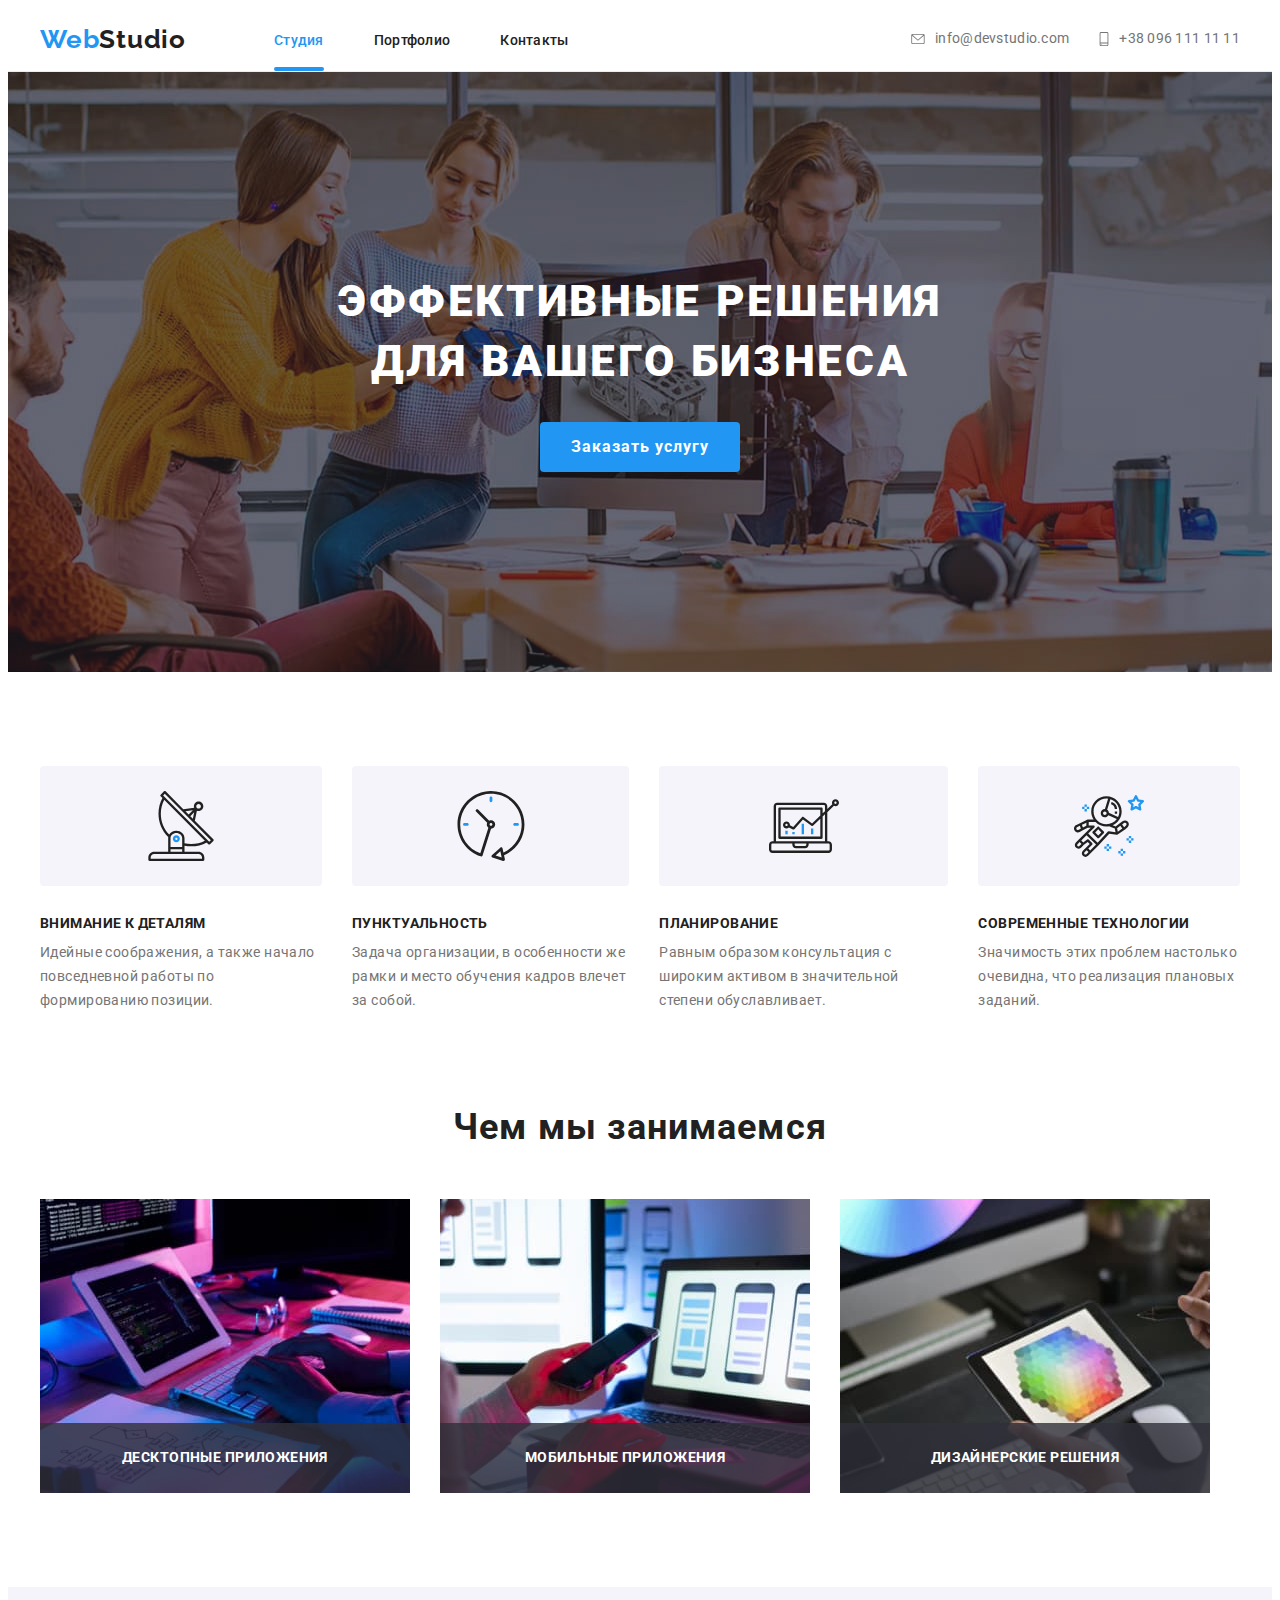
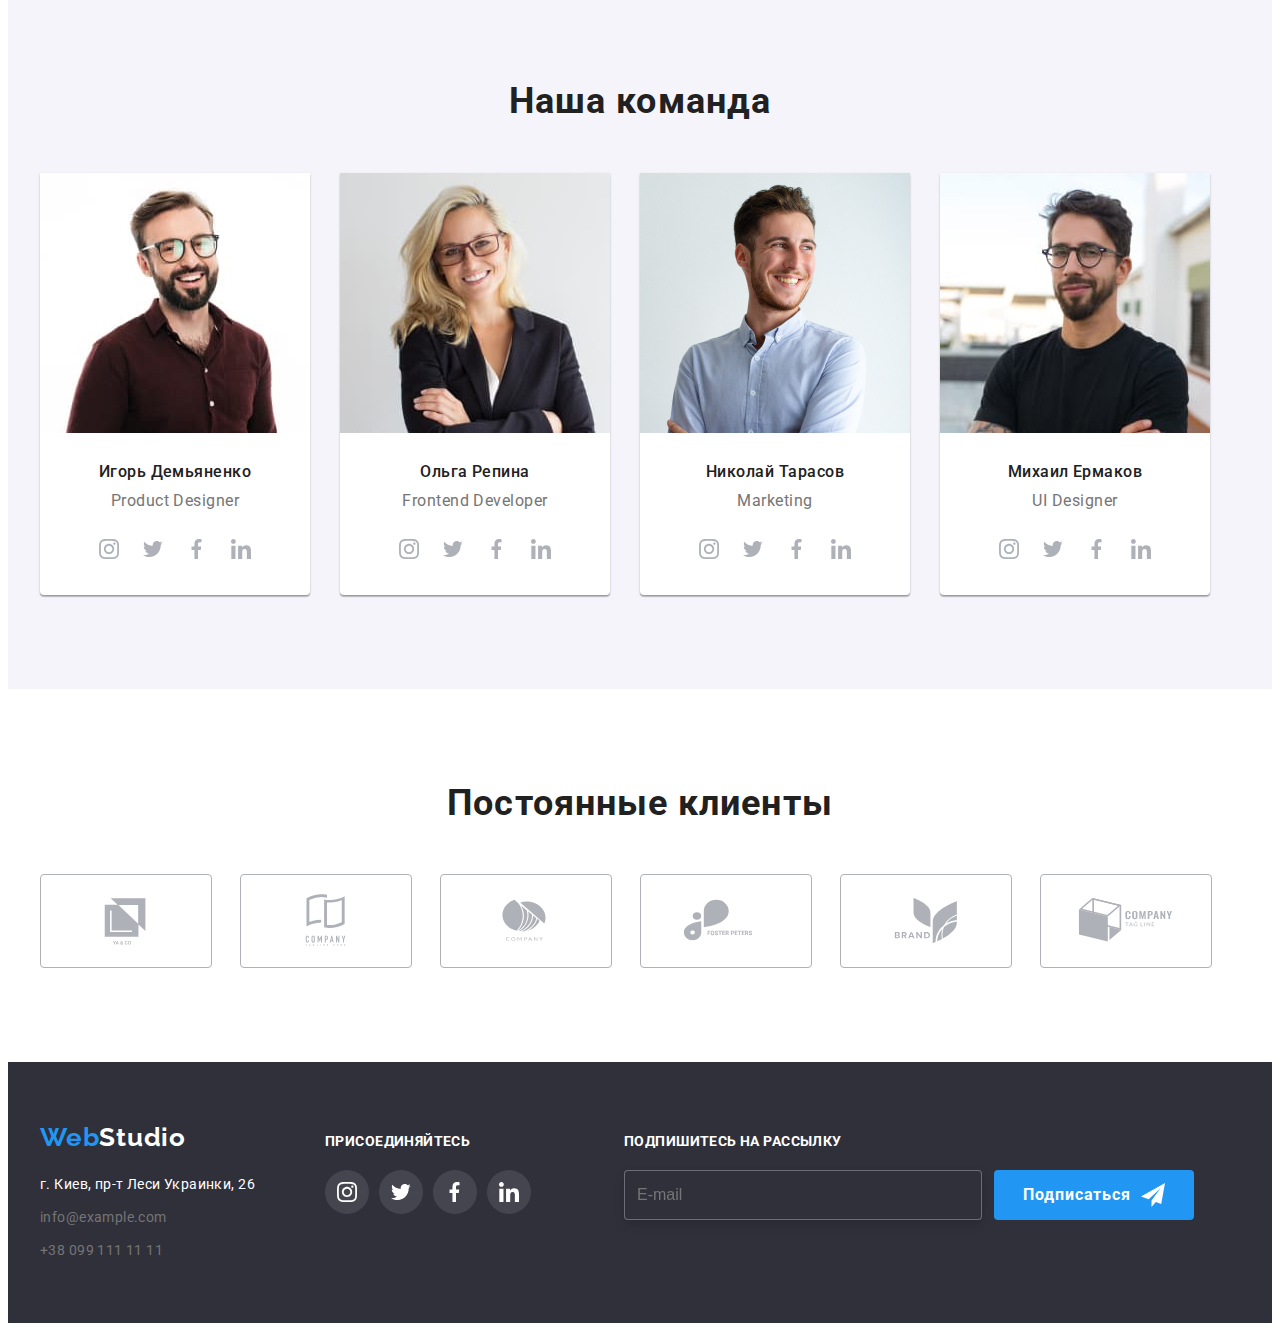
<file: index.html>
<!DOCTYPE html>
<html lang="ru">
  <head>
    <meta charset="UTF-8" />
    <meta http-equiv="X-UA-Compatible" content="IE=edge" />
    <meta name="viewport" content="width=device-width, initial-scale=1.0" />
    <title>Document</title>
    <link rel="preconnect" href="https://fonts.googleapis.com" />
    <link rel="preconnect" href="https://fonts.gstatic.com" crossorigin />
    <link
      href="https://fonts.googleapis.com/css2?family=Raleway:wght@700&family=Roboto:wght@400;500;700;900&display=swap"
      rel="stylesheet"
    />
    <link
      rel="stylesheet"
      href="https://cdnjs.cloudflare.com/ajax/libs/modern-normalize/1.1.0/modern-normalize.min.css"
      integrity="sha512-wpPYUAdjBVSE4KJnH1VR1HeZfpl1ub8YT/NKx4PuQ5NmX2tKuGu6U/JRp5y+Y8XG2tV+wKQpNHVUX03MfMFn9Q=="
      crossorigin="anonymous"
      referrerpolicy="no-referrer"
    />
    <link rel="stylesheet" href="./css/main.min.css" />
    <link rel="shortcut icon" href="#" />
  </head>

  <body class="page">
    <header class="header">
      <div class="container header__container">
        <a class="logo" href="./index.html" lang="en">
          <span class="logo__accent">Web</span>Studio
        </a>
        <nav class="navigation">
          <ul class="nav-list">
            <li class="nav-list__item">
              <a class="nav-list__link nav-list__link--current" href="./index.html">Студия</a>
            </li>
            <li class="nav-list__item">
              <a class="nav-list__link" href="./portfolio.html">Портфолио</a>
            </li>
            <li class="nav-list__item">
              <a class="nav-list__link" href="">Контакты</a>
            </li>
          </ul>
        </nav>
        <ul class="header-contacts">
          <li class="header-contacts__item">
            <a class="header-contacts__link" href="mailto:info@devstudio.com">
              <svg class="header-contacts__icon icon-letter" width="14" height="10">
                <use href="./images/icons.svg#mail"></use>
              </svg>
              info@devstudio.com
            </a>
          </li>
          <li class="header-contacts__item">
            <a class="header-contacts__link" href="tel:+380961111111">
              <svg class="header-contacts__icon icon-phone" width="10" height="14">
                <use href="./images/icons.svg#smartphone"></use>
              </svg>
              +38 096 111 11 11
            </a>
          </li>
        </ul>
        <button type="button" class="mobile-menu-btn" data-menu-open>
          <svg class="mobile-menu-btn__icon" width="40" height="40">
            <use href="./images/icons.svg#burger-menu-icon"></use>
          </svg>
        </button>
      </div>

      <div class="mobile-menu" data-menu>
        <div class="container mobile-menu__container">
          <nav>
            <ul class="nav-list">
              <li class="nav-list__item">
                <a class="nav-list__link nav-list__link--current" href="./index.html">Студия</a>
              </li>
              <li class="nav-list__item">
                <a class="nav-list__link" href="./portfolio.html">Портфолио</a>
              </li>
              <li class="nav-list__item">
                <a class="nav-list__link" href="">Контакты</a>
              </li>
            </ul>
          </nav>

          <ul class="contacts">
            <li class="contacts__item">
              <a class="contacts__link" href="tel:+380961111111"> +38 096 111 11 11 </a>
            </li>
            <li class="contacts__item">
              <a class="contacts__link contacts__link--mail" href="mailto:info@devstudio.com">
                info@devstudio.com
              </a>
            </li>
          </ul>
          <ul class="mobile-social-list">
            <li class="mobile-social-list__item">
              <a class="mobile-social-list__link" href="https://www.instagram.com/" target="_blank"
                >Instagram</a
              >
            </li>
            <li class="mobile-social-list__item">
              <a class="mobile-social-list__link" href="https://twitter.com" target="_blank"
                >Twitter</a
              >
            </li>
            <li class="mobile-social-list__item">
              <a class="mobile-social-list__link" href="https://www.facebook.com" target="_blank"
                >Facebook</a
              >
            </li>
            <li class="mobile-social-list__item">
              <a class="mobile-social-list__link" href="https://www.linkedin.com" target="_blank"
                >LinkedIn</a
              >
            </li>
          </ul>
          <button class="mobile-menu__close-btn" data-menu-close>
            <svg class="mobile-menu__close-icon" width="40" height="40">
              <use href="./images/icons.svg#close_40px"></use>
            </svg>
          </button>
        </div>
      </div>
    </header>

    <main>
      <section class="hero overlay">
        <div class="container">
          <h1 class="hero__tittle">ЭФФЕКТИВНЫЕ РЕШЕНИЯ ДЛЯ ВАШЕГО БИЗНЕСА</h1>
          <button type="button" class="button" data-modal-open>Заказать услугу</button>
        </div>
      </section>

      <section class="section">
        <div class="container">
          <h2 class="section__tittle visually-hidden">Преимущества компании</h2>
          <ul class="advantages">
            <li class="advantages__item">
              <div class="advantages__icon-box">
                <svg width="70" height="70">
                  <use href="./images/icons.svg#antenna"></use>
                </svg>
              </div>
              <h3 class="secondary-tittle">Внимание к деталям</h3>
              <p class="advantages__text">
                Идейные соображения, а также начало повседневной работы по формированию позиции.
              </p>
            </li>
            <li class="advantages__item">
              <div class="advantages__icon-box">
                <svg width="70" height="70">
                  <use href="./images/icons.svg#clock"></use>
                </svg>
              </div>
              <h3 class="secondary-tittle">Пунктуальность</h3>
              <p class="advantages__text">
                Задача организации, в особенности же рамки и место обучения кадров влечет за собой.
              </p>
            </li>
            <li class="advantages__item">
              <div class="advantages__icon-box">
                <svg width="70" height="70">
                  <use href="./images/icons.svg#laptop"></use>
                </svg>
              </div>
              <h3 class="secondary-tittle">Планирование</h3>
              <p class="advantages__text">
                Равным образом консультация с широким активом в значительной степени обуславливает.
              </p>
            </li>
            <li class="advantages__item">
              <div class="advantages__icon-box">
                <svg width="70" height="70">
                  <use href="./images/icons.svg#astronaut"></use>
                </svg>
              </div>
              <h3 class="secondary-tittle">Современные технологии</h3>
              <p class="advantages__text">
                Значимость этих проблем настолько очевидна, что реализация плановых заданий.
              </p>
            </li>
          </ul>
        </div>
      </section>

      <section class="section section--no-padding-top">
        <div class="container">
          <h2 class="section__tittle">Чем мы занимаемся</h2>
          <ul class="activity">
            <li class="activity__item">
              <img
                src="./images/img.jpg"
                alt="Набор текста на клавиатуре"
                width="370"
                height="294"
              />
              <div class="activity__wrapper">
                <p class="activity__text">Десктопные приложения</p>
              </div>
            </li>
            <li class="activity__item">
              <img
                src="./images/img2.jpg"
                alt="Набор текста на клавиатуре"
                width="370"
                height="294"
              />
              <div class="activity__wrapper">
                <p class="activity__text">Мобильные приложения</p>
              </div>
            </li>
            <li class="activity__item">
              <img
                src="./images/img3.jpg"
                alt="Набор текста на клавиатуре"
                width="370"
                height="294"
              />
              <div class="activity__wrapper">
                <p class="activity__text">Дизайнерские решения</p>
              </div>
            </li>
          </ul>
        </div>
      </section>

      <section class="section section--other-background">
        <div class="container">
          <h2 class="section__tittle">Наша команда</h2>
          <ul class="team-list">
            <li class="team-list__item">
              <picture>
                <source
                  srcset="./images/desktop-team1.jpg 1x, ./images/desktop-team1@2x.jpg 2x"
                  media="(min-width: 1200px)"
                />
                <source
                  srcset="./images/tablet-team1.jpg 1x, ./images/tablet-team1@2x.jpg 2x"
                  media="(min-width: 768px)"
                />
                <source
                  srcset="./images/mobile-team1.jpg 1x, ./images/mobile-team1@2x.jpg 2x"
                  media="(max-width: 767px)"
                />
                <img src="./images/team1.jpg" alt="Мужчина в очках" />
              </picture>

              <div class="team-card">
                <h3 class="team-card__tittle">Игорь Демьяненко</h3>
                <p class="team-card__text">Product Designer</p>
                <ul class="social-list">
                  <li class="social-list__item">
                    <a class="social-list__link" href="https://www.instagram.com/" target="_blank">
                      <svg class="social-list__icon" width="20" height="20">
                        <use href="./images/icons.svg#instagram"></use>
                      </svg>
                    </a>
                  </li>
                  <li class="social-list__item">
                    <a class="social-list__link" href="https://twitter.com" target="_blank">
                      <svg class="social-list__icon" width="20" height="20">
                        <use href="./images/icons.svg#twitter"></use>
                      </svg>
                    </a>
                  </li>
                  <li class="social-list__item">
                    <a class="social-list__link" href="https://www.facebook.com">
                      <svg class="social-list__icon" width="20" height="20">
                        <use href="./images/icons.svg#facebook"></use>
                      </svg>
                    </a>
                  </li>
                  <li class="social-list__item">
                    <a class="social-list__link" href="https://www.linkedin.com">
                      <svg class="social-list__icon" width="20" height="20">
                        <use href="./images/icons.svg#linkedin"></use>
                      </svg>
                    </a>
                  </li>
                </ul>
              </div>
            </li>
            <li class="team-list__item">
              <picture>
                <source
                  srcset="./images/desktop-team2.jpg 1x, ./images/desktop-team2@2x.jpg 2x"
                  media="(min-width: 1200px)"
                />
                <source
                  srcset="./images/tablet-team2.jpg 1x, ./images/tablet-team2@2x.jpg 2x"
                  media="(min-width: 768px)"
                />
                <source
                  srcset="./images/mobile-team2.jpg 1x, ./images/mobile-team2@2x.jpg 2x"
                  media="(max-width: 767px)"
                />
                <img src="./images/team2.jpg" alt="Женщина в очках" />
              </picture>

              <div class="team-card">
                <h3 class="team-card__tittle">Ольга Репина</h3>
                <p class="team-card__text">Frontend Developer</p>
                <ul class="social-list">
                  <li class="social-list__item">
                    <a class="social-list__link" href="https://www.instagram.com/" target="_blank">
                      <svg class="social-list__icon" width="20" height="20">
                        <use href="./images/icons.svg#instagram"></use>
                      </svg>
                    </a>
                  </li>
                  <li class="social-list__item">
                    <a class="social-list__link" href="https://twitter.com" target="_blank">
                      <svg class="social-list__icon" width="20" height="20">
                        <use href="./images/icons.svg#twitter"></use>
                      </svg>
                    </a>
                  </li>
                  <li class="social-list__item">
                    <a class="social-list__link" href="https://www.facebook.com">
                      <svg class="social-list__icon" width="20" height="20">
                        <use href="./images/icons.svg#facebook"></use>
                      </svg>
                    </a>
                  </li>
                  <li class="social-list__item">
                    <a class="social-list__link" href="https://www.linkedin.com">
                      <svg class="social-list__icon" width="20" height="20">
                        <use href="./images/icons.svg#linkedin"></use>
                      </svg>
                    </a>
                  </li>
                </ul>
              </div>
            </li>
            <li class="team-list__item">
              <picture>
                <source
                  srcset="./images/desktop-team3.jpg 1x, ./images/desktop-team3@2x.jpg 2x"
                  media="(min-width: 1200px)"
                />
                <source
                  srcset="./images/tablet-team3.jpg 1x, ./images/tablet-team3@2x.jpg 2x"
                  media="(min-width: 768px)"
                />
                <source
                  srcset="./images/mobile-team3.jpg 1x, ./images/mobile-team3@2x.jpg 2x"
                  media="(max-width: 767px)"
                />
                <img src="./images/team3.jpg" alt="Мужчина" />
              </picture>

              <div class="team-card">
                <h3 class="team-card__tittle">Николай Тарасов</h3>
                <p class="team-card__text">Marketing</p>
                <ul class="social-list">
                  <li class="social-list__item">
                    <a class="social-list__link" href="https://www.instagram.com/" target="_blank">
                      <svg class="social-list__icon" width="20" height="20">
                        <use href="./images/icons.svg#instagram"></use>
                      </svg>
                    </a>
                  </li>
                  <li class="social-list__item">
                    <a class="social-list__link" href="https://twitter.com" target="_blank">
                      <svg class="social-list__icon" width="20" height="20">
                        <use href="./images/icons.svg#twitter"></use>
                      </svg>
                    </a>
                  </li>
                  <li class="social-list__item">
                    <a class="social-list__link" href="https://www.facebook.com">
                      <svg class="social-list__icon" width="20" height="20">
                        <use href="./images/icons.svg#facebook"></use>
                      </svg>
                    </a>
                  </li>
                  <li class="social-list__item">
                    <a class="social-list__link" href="https://www.linkedin.com">
                      <svg class="social-list__icon" width="20" height="20">
                        <use href="./images/icons.svg#linkedin"></use>
                      </svg>
                    </a>
                  </li>
                </ul>
              </div>
            </li>
            <li class="team-list__item">
              <picture>
                <source
                  srcset="./images/desktop-team4.jpg 1x, ./images/desktop-team4@2x.jpg 2x"
                  media="(min-width: 1200px)"
                />
                <source
                  srcset="./images/tablet-team4.jpg 1x, ./images/tablet-team4@2x.jpg 2x"
                  media="(min-width: 768px)"
                />
                <source
                  srcset="./images/mobile-team4.jpg 1x, ./images/mobile-team4@2x.jpg 2x"
                  media="(max-width: 767px)"
                />
                <img src="./images/team4.jpg" alt="Мужчина в очках" />
              </picture>

              <div class="team-card">
                <h3 class="team-card__tittle">Михаил Ермаков</h3>
                <p class="team-card__text">UI Designer</p>
                <ul class="social-list">
                  <li class="social-list__item">
                    <a class="social-list__link" href="https://www.instagram.com/" target="_blank">
                      <svg class="social-list__icon" width="20" height="20">
                        <use href="./images/icons.svg#instagram"></use>
                      </svg>
                    </a>
                  </li>
                  <li class="social-list__item">
                    <a class="social-list__link" href="https://twitter.com" target="_blank">
                      <svg class="social-list__icon" width="20" height="20">
                        <use href="./images/icons.svg#twitter"></use>
                      </svg>
                    </a>
                  </li>
                  <li class="social-list__item">
                    <a class="social-list__link" href="https://www.facebook.com">
                      <svg class="social-list__icon" width="20" height="20">
                        <use href="./images/icons.svg#facebook"></use>
                      </svg>
                    </a>
                  </li>
                  <li class="social-list__item">
                    <a class="social-list__link" href="https://www.linkedin.com">
                      <svg class="social-list__icon" width="20" height="20">
                        <use href="./images/icons.svg#linkedin"></use>
                      </svg>
                    </a>
                  </li>
                </ul>
              </div>
            </li>
          </ul>
        </div>
      </section>

      <section class="section">
        <div class="container">
          <h2 class="section__tittle">Постоянные клиенты</h2>
          <ul class="clients-list">
            <li class="clients-list__item">
              <a class="clients-list__link" href="">
                <svg class="clients-list__icon">
                  <use href="./images/icons.svg#yago"></use>
                </svg>
              </a>
            </li>
            <li class="clients-list__item">
              <a class="clients-list__link" href="">
                <svg class="clients-list__icon">
                  <use href="./images/icons.svg#companytag"></use>
                </svg>
              </a>
            </li>
            <li class="clients-list__item">
              <a class="clients-list__link" href="">
                <svg class="clients-list__icon">
                  <use href="./images/icons.svg#company"></use>
                </svg>
              </a>
            </li>
            <li class="clients-list__item">
              <a class="clients-list__link" href="">
                <svg class="clients-list__icon">
                  <use href="./images/icons.svg#foster"></use>
                </svg>
              </a>
            </li>
            <li class="clients-list__item">
              <a class="clients-list__link" href="#">
                <svg class="clients-list__icon">
                  <use href="./images/icons.svg#brand"></use>
                </svg>
              </a>
            </li>
            <li class="clients-list__item">
              <a class="clients-list__link" href="">
                <svg class="clients-list__icon">
                  <use href="./images/icons.svg#companyline"></use>
                </svg>
              </a>
            </li>
          </ul>
        </div>
      </section>
    </main>
    <footer class="footer">
      <div class="container footer-wrapper">
        <div class="footer-tablet-wrapper">
          <div class="footer-contacts-wrapper">
            <a class="logo" href="./index.html" lang="en">
              <span class="logo__accent">Web</span><span class="logo-footer__accent">Studio</span>
            </a>
            <address class="address">
              <ul class="address-list">
                <li class="address-list__item">
                  <a
                    class="address-list__text"
                    href="https://goo.gl/maps/CnC2TCS1E6ZWtg9c6"
                    target="_blank"
                    rel="noreferrer noopener"
                  >
                    г. Киев, пр-т Леси Украинки, 26
                  </a>
                </li>
                <li class="address-list__item">
                  <a
                    class="address-list__text address-list__contacts"
                    href="mailto:info@example.com"
                    >info@example.com</a
                  >
                </li>
                <li class="address-list__item">
                  <a class="address-list__text address-list__contacts" href="tel:+380991111111"
                    >+38 099 111 11 11</a
                  >
                </li>
              </ul>
            </address>
          </div>
          <div class="footer-social-container">
            <h3 class="secondary-tittle">присоединяйтесь</h3>
            <ul class="social-list">
              <li class="social-list__item">
                <a class="social-list__link" href="https://www.instagram.com/" target="_blank">
                  <svg class="social-list__icon" width="20" height="20">
                    <use href="./images/icons.svg#instagram"></use>
                  </svg>
                </a>
              </li>
              <li class="social-list__item">
                <a class="social-list__link" href="https://twitter.com" target="_blank">
                  <svg class="social-list__icon" width="20" height="20">
                    <use href="./images/icons.svg#twitter"></use>
                  </svg>
                </a>
              </li>
              <li class="social-list__item">
                <a class="social-list__link" href="https://www.facebook.com">
                  <svg class="social-list__icon" width="20" height="20">
                    <use href="./images/icons.svg#facebook"></use>
                  </svg>
                </a>
              </li>
              <li class="social-list__item">
                <a class="social-list__link" href="https://www.linkedin.com">
                  <svg class="social-list__icon" width="20" height="20">
                    <use href="./images/icons.svg#linkedin"></use>
                  </svg>
                </a>
              </li>
            </ul>
          </div>
        </div>

        <div class="newsletter-wrapper">
          <h3 class="secondary-tittle">Подпишитесь на рассылку</h3>
          <div class="newsletter">
            <input class="newsletter__input" name="user-mail-newsletter" placeholder="E-mail" />
            <button type="submit" class="button">
              Подписаться
              <span class="newsletter-icon-wrapper">
                <svg width="24" height="24">
                  <use href="./images/icons.svg#icon-send"></use>
                </svg>
              </span>
            </button>
          </div>
        </div>
      </div>
    </footer>
    <div class="backdrop-modal is-hidden" data-modal>
      <div class="modal">
        <form class="modal-form">
          <p class="modal-form__tittle">Оставьте свои данные, мы вам перезвоним</p>

          <label class="modal-form__label" for="name">Имя</label>
          <div class="modal-icons-wrapper">
            <input type="text" class="modal-form__input" name="user_name" id="name" />
            <svg class="modal__icons" width="18" height="18">
              <use href="./images/icons.svg#modal_person"></use>
            </svg>
          </div>

          <label class="modal-form__label" for="phone_number">Телефон</label>
          <div class="modal-icons-wrapper">
            <input type="tel" class="modal-form__input" name="user_phone" id="phone_number" />
            <svg class="modal__icons" width="18" height="18">
              <use href="./images/icons.svg#modal_phone"></use>
            </svg>
          </div>

          <label class="modal-form__label" for="email_address">Почта</label>
          <div class="modal-icons-wrapper">
            <input type="email" class="modal-form__input" name="user_mail" id="email_address" />
            <svg class="modal__icons" width="18" height="18">
              <use href="./images/icons.svg#modal_email"></use>
            </svg>
          </div>
          <label class="modal-form__label">
            Комментарий
            <textarea
              class="modal-form__textarea"
              name="user-message"
              placeholder="Введите текст"
            ></textarea>
          </label>
          <div class="modal-checkbox">
            <label class="modal-checkbox__label">
              <input name="accept-policy" type="checkbox" class="modal-checkbox__input" required />
              <span class="checkbox-icon"></span>
              Соглашаюсь с рассылкой и принимаю&nbsp;
              <a href="">Условия договора</a>
            </label>
          </div>
          <button type="submit" class="button">Отправить</button>
        </form>
        <button type="button" class="modal-btn-close" data-modal-close>
          <svg width="11" height="11">
            <use href="./images/icons.svg#icon-close"></use>
          </svg>
        </button>
      </div>
    </div>
    <script src="./menu.js"></script>
    <script src="./modal.js"></script>
  </body>
</html>
</file>
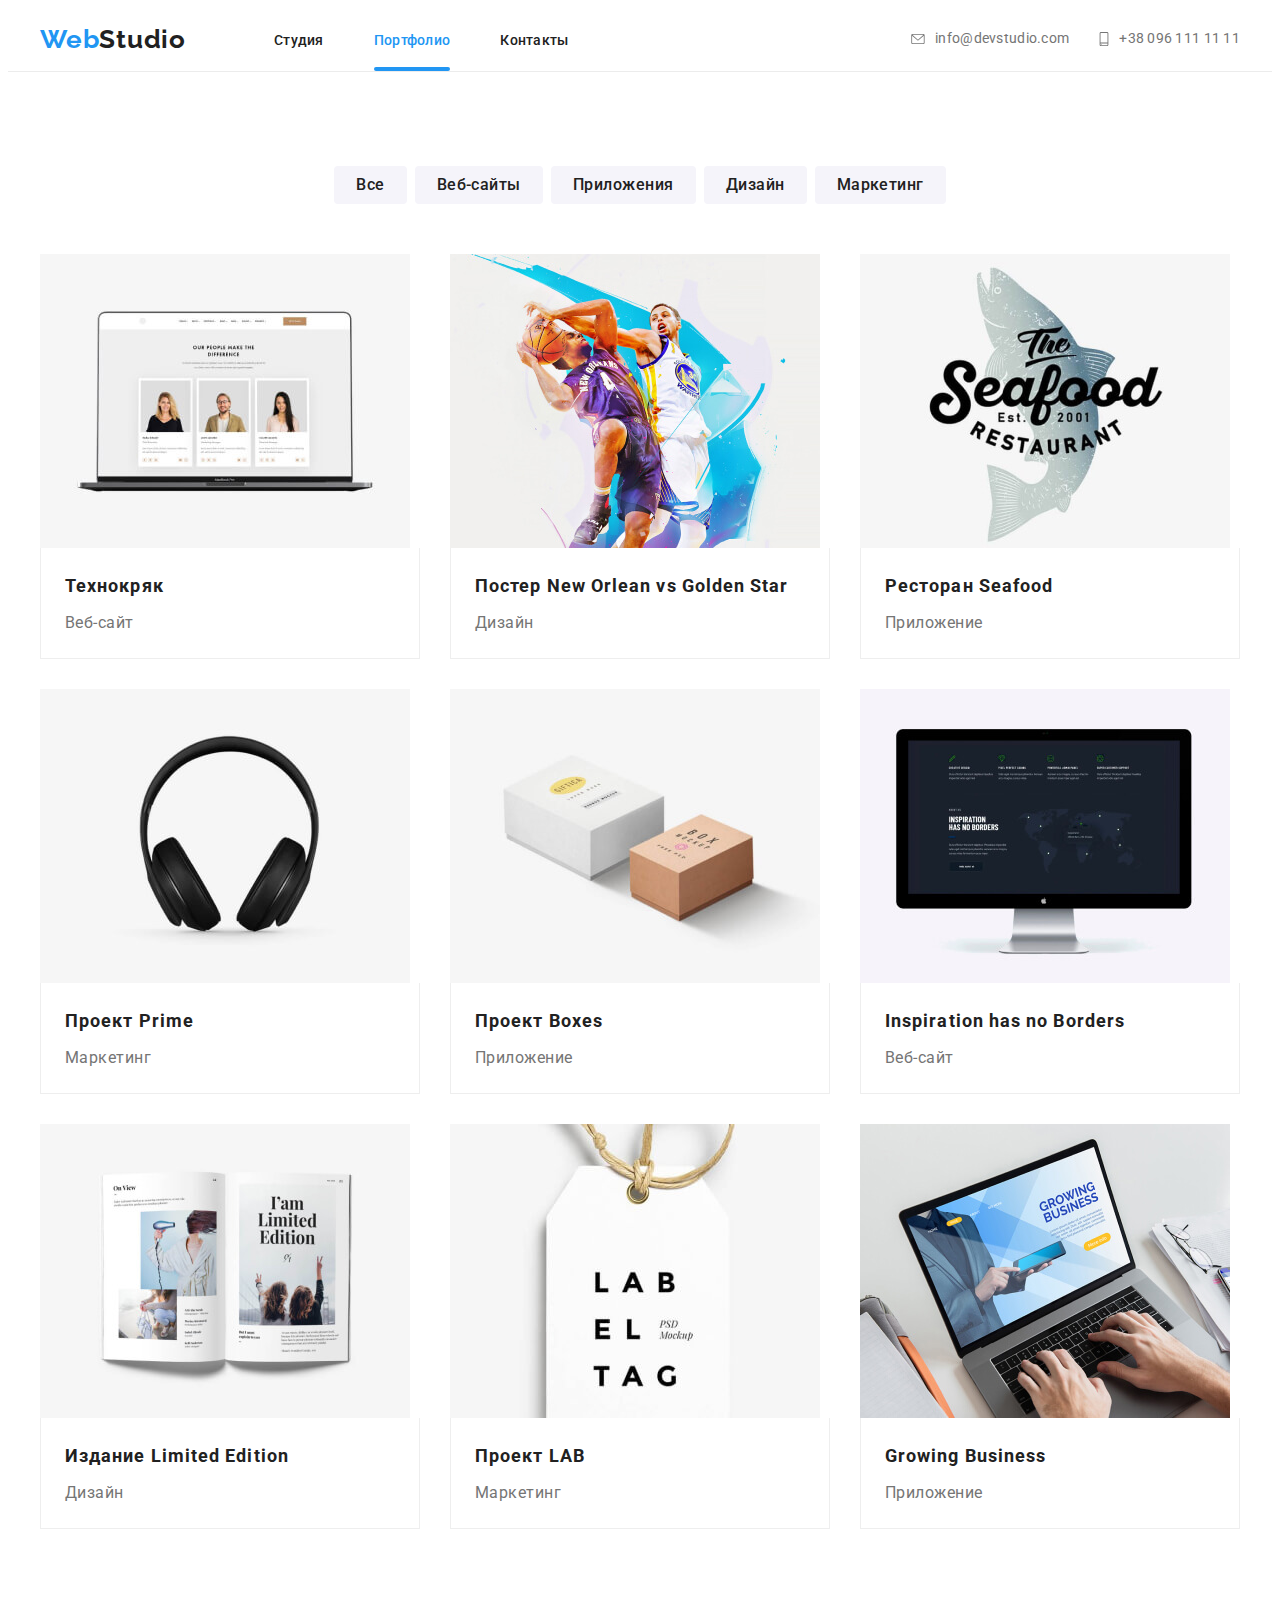
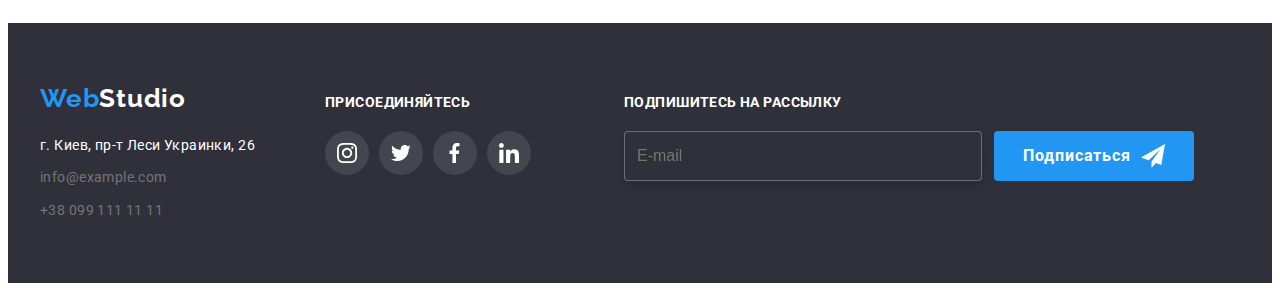
<file: portfolio.html>
<!DOCTYPE html>
<html lang="ru">
  <head>
    <meta charset="UTF-8" />
    <meta http-equiv="X-UA-Compatible" content="IE=edge" />
    <meta name="viewport" content="width=device-width, initial-scale=1.0" />
    <title>Document</title>
    <link rel="preconnect" href="https://fonts.googleapis.com" />
    <link rel="preconnect" href="https://fonts.gstatic.com" crossorigin />
    <link
      href="https://fonts.googleapis.com/css2?family=Raleway:wght@700&family=Roboto:wght@400;500;700;900&display=swap"
      rel="stylesheet"
    />
    <link
      rel="stylesheet"
      href="https://cdnjs.cloudflare.com/ajax/libs/modern-normalize/1.1.0/modern-normalize.min.css"
      integrity="sha512-wpPYUAdjBVSE4KJnH1VR1HeZfpl1ub8YT/NKx4PuQ5NmX2tKuGu6U/JRp5y+Y8XG2tV+wKQpNHVUX03MfMFn9Q=="
      crossorigin="anonymous"
      referrerpolicy="no-referrer"
    />
    <link rel="stylesheet" href="./css/main.min.css" />
    <link rel="shortcut icon" href="#" />
  </head>

  <body class="page">
    <header class="header">
      <div class="container header__container">
        <a class="logo" href="./index.html" lang="en">
          <span class="logo__accent">Web</span>Studio
        </a>
        <nav class="navigation">
          <ul class="nav-list">
            <li class="nav-list__item">
              <a class="nav-list__link" href="./index.html">Студия</a>
            </li>
            <li class="nav-list__item">
              <a class="nav-list__link nav-list__link--current" href="./portfolio.html"
                >Портфолио</a
              >
            </li>
            <li class="nav-list__item">
              <a class="nav-list__link" href="">Контакты</a>
            </li>
          </ul>
        </nav>
        <ul class="header-contacts">
          <li class="header-contacts__item">
            <a class="header-contacts__link" href="mailto:info@devstudio.com">
              <svg class="header-contacts__icon icon-letter" width="14" height="10">
                <use href="./images/icons.svg#mail"></use>
              </svg>
              info@devstudio.com
            </a>
          </li>
          <li class="header-contacts__item">
            <a class="header-contacts__link" href="tel:+380961111111">
              <svg class="header-contacts__icon icon-phone" width="10" height="14">
                <use href="./images/icons.svg#smartphone"></use>
              </svg>
              +38 096 111 11 11
            </a>
          </li>
        </ul>
        <button type="button" class="mobile-menu-btn" data-menu-open>
          <svg class="mobile-menu-btn__icon" width="40" height="40">
            <use href="./images/icons.svg#burger-menu-icon"></use>
          </svg>
        </button>
      </div>

      <div class="mobile-menu" data-menu>
        <div class="container mobile-menu__container">
          <nav>
            <ul class="nav-list">
              <li class="nav-list__item">
                <a class="nav-list__link" href="./index.html">Студия</a>
              </li>
              <li class="nav-list__item">
                <a class="nav-list__link nav-list__link--current" href="./portfolio.html"
                  >Портфолио</a
                >
              </li>
              <li class="nav-list__item">
                <a class="nav-list__link" href="">Контакты</a>
              </li>
            </ul>
          </nav>

          <ul class="contacts">
            <li class="contacts__item">
              <a class="contacts__link" href="tel:+380961111111"> +38 096 111 11 11 </a>
            </li>
            <li class="contacts__item">
              <a class="contacts__link contacts__link--mail" href="mailto:info@devstudio.com">
                info@devstudio.com
              </a>
            </li>
          </ul>
          <ul class="mobile-social-list">
            <li class="mobile-social-list__item">
              <a class="mobile-social-list__link" href="https://www.instagram.com/" target="_blank"
                >Instagram</a
              >
            </li>
            <li class="mobile-social-list__item">
              <a class="mobile-social-list__link" href="https://twitter.com" target="_blank"
                >Twitter</a
              >
            </li>
            <li class="mobile-social-list__item">
              <a class="mobile-social-list__link" href="https://www.facebook.com" target="_blank"
                >Facebook</a
              >
            </li>
            <li class="mobile-social-list__item">
              <a class="mobile-social-list__link" href="https://www.linkedin.com" target="_blank"
                >LinkedIn</a
              >
            </li>
          </ul>
          <button class="mobile-menu__close-btn" data-menu-close>
            <svg class="mobile-menu__close-icon" width="40" height="40">
              <use href="./images/icons.svg#close_40px"></use>
            </svg>
          </button>
        </div>
      </div>
    </header>

    <main>
      <section class="section">
        <div class="container">
          <h1 class="section__tittle visually-hidden">Примеры работ</h1>
          <ul class="portfolio-btn-list">
            <li class="portfolio-btn-list__item">
              <button class="portfolio-button" type="button">Все</button>
            </li>
            <li class="portfolio-btn-list__item">
              <button class="portfolio-button" type="button">Веб-сайты</button>
            </li>
            <li class="portfolio-btn-list__item">
              <button class="portfolio-button" type="button">Приложения</button>
            </li>
            <li class="portfolio-btn-list__item">
              <button class="portfolio-button" type="button">Дизайн</button>
            </li>
            <li class="portfolio-btn-list__item">
              <button class="portfolio-button" type="button">Маркетинг</button>
            </li>
          </ul>

          <ul class="portfolio-image">
            <li class="portfolio-image__item">
              <a class="portfolio-image__link" href="">
                <div class="container-img-overlay">
                  <picture>
                    <source
                      srcset="
                        ./images/desktop-portfolio-img1.jpg    1x,
                        ./images/desktop-portfolio-img1@2x.jpg 2x
                      "
                      media="(min-width: 1200px)"
                    />
                    <source
                      srcset="
                        ./images/tablet-portfolio-img1.jpg    1x,
                        ./images/tablet-portfolio-img1@2x.jpg 2x
                      "
                      media="(min-width: 768px)"
                    />
                    <source
                      srcset="
                        ./images/mobile-portfolio-img1.jpg    1x,
                        ./images/mobile-portfolio-img1@2x.jpg 2x
                      "
                      media="(max-width: 767px)"
                    />
                    <img src="./images/portfolioimg1.jpg" alt="Ноутбук с тремя фото" />
                  </picture>

                  <div class="overlay-portfolio">
                    <p class="overlay-text">
                      Ресурс предлагает комплексные предложения с разным уровнем функционала и
                      сервисов. Все это позволит посетителю получить исчерпывающие сведения о
                      компании или частном лице.
                    </p>
                  </div>
                </div>

                <div class="portfolio-img__background">
                  <h2 class="portfolio-tittle">Технокряк</h2>
                  <p class="portfolio-paragraph">Веб-сайт</p>
                </div>
              </a>
            </li>

            <li class="portfolio-image__item">
              <a class="portfolio-image__link" href="">
                <div class="container-img-overlay">
                  <picture>
                    <source
                      srcset="
                        ./images/desktop-portfolio-img2.jpg    1x,
                        ./images/desktop-portfolio-img2@2x.jpg 2x
                      "
                      media="(min-width: 1200px)"
                    />
                    <source
                      srcset="
                        ./images/tablet-portfolio-img2.jpg    1x,
                        ./images/tablet-portfolio-img2@2x.jpg 2x
                      "
                      media="(min-width: 768px)"
                    />
                    <source
                      srcset="
                        ./images/mobile-portfolio-img2.jpg    1x,
                        ./images/mobile-portfolio-img2@2x.jpg 2x
                      "
                      media="(max-width: 767px)"
                    />
                    <img src="./images/portfolioimg2.jpg" alt="Два баскетболиста" />
                  </picture>

                  <div class="overlay-portfolio">
                    <p class="overlay-text">
                      Ресурс предлагает комплексные предложения с разным уровнем функционала и
                      сервисов. Все это позволит посетителю получить исчерпывающие сведения о
                      компании или частном лице.
                    </p>
                  </div>
                </div>

                <div class="portfolio-img__background">
                  <h2 class="portfolio-tittle">Постер New Orlean vs Golden Star</h2>
                  <p class="portfolio-paragraph">Дизайн</p>
                </div>
              </a>
            </li>

            <li class="portfolio-image__item">
              <a class="portfolio-image__link" href="">
                <div class="container-img-overlay">
                  <picture>
                    <source
                      srcset="
                        ./images/desktop-portfolio-img3.jpg    1x,
                        ./images/desktop-portfolio-img3@2x.jpg 2x
                      "
                      media="(min-width: 1200px)"
                    />
                    <source
                      srcset="
                        ./images/tablet-portfolio-img3.jpg    1x,
                        ./images/tablet-portfolio-img3@2x.jpg 2x
                      "
                      media="(min-width: 768px)"
                    />
                    <source
                      srcset="
                        ./images/mobile-portfolio-img3.jpg    1x,
                        ./images/mobile-portfolio-img3@2x.jpg 2x
                      "
                      media="(max-width: 767px)"
                    />
                    <img src="./images/portfolioimg3.jpg" alt="Лого ресторана" />
                  </picture>

                  <div class="overlay-portfolio">
                    <p class="overlay-text">
                      Ресурс предлагает комплексные предложения с разным уровнем функционала и
                      сервисов. Все это позволит посетителю получить исчерпывающие сведения о
                      компании или частном лице.
                    </p>
                  </div>
                </div>

                <div class="portfolio-img__background">
                  <h2 class="portfolio-tittle">Ресторан Seafood</h2>
                  <p class="portfolio-paragraph">Приложение</p>
                </div>
              </a>
            </li>

            <li class="portfolio-image__item">
              <a class="portfolio-image__link" href="">
                <div class="container-img-overlay">
                  <picture>
                    <source
                      srcset="
                        ./images/desktop-portfolio-img4.jpg    1x,
                        ./images/desktop-portfolio-img4@2x.jpg 2x
                      "
                      media="(min-width: 1200px)"
                    />
                    <source
                      srcset="
                        ./images/tablet-portfolio-img4.jpg    1x,
                        ./images/tablet-portfolio-img4@2x.jpg 2x
                      "
                      media="(min-width: 768px)"
                    />
                    <source
                      srcset="
                        ./images/mobile-portfolio-img4.jpg    1x,
                        ./images/mobile-portfolio-img4@2x.jpg 2x
                      "
                      media="(max-width: 767px)"
                    />
                    <img src="./images/portfolioimg4.jpg" alt="Наушники" />
                  </picture>

                  <div class="overlay-portfolio">
                    <p class="overlay-text">
                      Ресурс предлагает комплексные предложения с разным уровнем функционала и
                      сервисов. Все это позволит посетителю получить исчерпывающие сведения о
                      компании или частном лице.
                    </p>
                  </div>
                </div>

                <div class="portfolio-img__background">
                  <h2 class="portfolio-tittle">Проект Prime</h2>
                  <p class="portfolio-paragraph">Маркетинг</p>
                </div>
              </a>
            </li>

            <li class="portfolio-image__item">
              <a class="portfolio-image__link" href="">
                <div class="container-img-overlay">
                  <picture>
                    <source
                      srcset="
                        ./images/desktop-portfolio-img5.jpg    1x,
                        ./images/desktop-portfolio-img5@2x.jpg 2x
                      "
                      media="(min-width: 1200px)"
                    />
                    <source
                      srcset="
                        ./images/tablet-portfolio-img5.jpg    1x,
                        ./images/tablet-portfolio-img5@2x.jpg 2x
                      "
                      media="(min-width: 768px)"
                    />
                    <source
                      srcset="
                        ./images/mobile-portfolio-img5.jpg    1x,
                        ./images/mobile-portfolio-img5@2x.jpg 2x
                      "
                      media="(max-width: 767px)"
                    />
                    <img src="./images/portfolioimg5.jpg" alt="Две коробки" />
                  </picture>

                  <div class="overlay-portfolio">
                    <p class="overlay-text">
                      Ресурс предлагает комплексные предложения с разным уровнем функционала и
                      сервисов. Все это позволит посетителю получить исчерпывающие сведения о
                      компании или частном лице.
                    </p>
                  </div>
                </div>
                <div class="portfolio-img__background">
                  <h2 class="portfolio-tittle">Проект Boxes</h2>
                  <p class="portfolio-paragraph">Приложение</p>
                </div>
              </a>
            </li>

            <li class="portfolio-image__item">
              <a class="portfolio-image__link" href="">
                <div class="container-img-overlay">
                  <picture>
                    <source
                      srcset="
                        ./images/desktop-portfolio-img6.jpg    1x,
                        ./images/desktop-portfolio-img6@2x.jpg 2x
                      "
                      media="(min-width: 1200px)"
                    />
                    <source
                      srcset="
                        ./images/tablet-portfolio-img6.jpg    1x,
                        ./images/tablet-portfolio-img6@2x.jpg 2x
                      "
                      media="(min-width: 768px)"
                    />
                    <source
                      srcset="
                        ./images/mobile-portfolio-img6.jpg    1x,
                        ./images/mobile-portfolio-img6@2x.jpg 2x
                      "
                      media="(max-width: 767px)"
                    />
                    <img src="./images/portfolioimg6.jpg" alt="Монитор" />
                  </picture>

                  <div class="overlay-portfolio">
                    <p class="overlay-text">
                      Ресурс предлагает комплексные предложения с разным уровнем функционала и
                      сервисов. Все это позволит посетителю получить исчерпывающие сведения о
                      компании или частном лице.
                    </p>
                  </div>
                </div>
                <div class="portfolio-img__background">
                  <h2 class="portfolio-tittle">Inspiration has no Borders</h2>
                  <p class="portfolio-paragraph">Веб-сайт</p>
                </div>
              </a>
            </li>

            <li class="portfolio-image__item">
              <a class="portfolio-image__link" href="">
                <div class="container-img-overlay">
                  <picture>
                    <source
                      srcset="
                        ./images/desktop-portfolio-img7.jpg    1x,
                        ./images/desktop-portfolio-img7@2x.jpg 2x
                      "
                      media="(min-width: 1200px)"
                    />
                    <source
                      srcset="
                        ./images/tablet-portfolio-img7.jpg    1x,
                        ./images/tablet-portfolio-img7@2x.jpg 2x
                      "
                      media="(min-width: 768px)"
                    />
                    <source
                      srcset="
                        ./images/mobile-portfolio-img7.jpg    1x,
                        ./images/mobile-portfolio-img7@2x.jpg 2x
                      "
                      media="(max-width: 767px)"
                    />
                    <img src="./images/portfolioimg7.jpg" alt="Открытая книга" />
                  </picture>

                  <div class="overlay-portfolio">
                    <p class="overlay-text">
                      Ресурс предлагает комплексные предложения с разным уровнем функционала и
                      сервисов. Все это позволит посетителю получить исчерпывающие сведения о
                      компании или частном лице.
                    </p>
                  </div>
                </div>
                <div class="portfolio-img__background">
                  <h2 class="portfolio-tittle">Издание Limited Edition</h2>
                  <p class="portfolio-paragraph">Дизайн</p>
                </div>
              </a>
            </li>

            <li class="portfolio-image__item">
              <a class="portfolio-image__link" href="">
                <div class="container-img-overlay">
                  <picture>
                    <source
                      srcset="
                        ./images/desktop-portfolio-img8.jpg    1x,
                        ./images/desktop-portfolio-img8@2x.jpg 2x
                      "
                      media="(min-width: 1200px)"
                    />
                    <source
                      srcset="
                        ./images/tablet-portfolio-img8.jpg    1x,
                        ./images/tablet-portfolio-img8@2x.jpg 2x
                      "
                      media="(min-width: 768px)"
                    />
                    <source
                      srcset="
                        ./images/mobile-portfolio-img8.jpg    1x,
                        ./images/mobile-portfolio-img8@2x.jpg 2x
                      "
                      media="(max-width: 767px)"
                    />
                    <img src="./images/portfolioimg8.jpg" alt="Ярлык" />
                  </picture>

                  <div class="overlay-portfolio">
                    <p class="overlay-text">
                      Ресурс предлагает комплексные предложения с разным уровнем функционала и
                      сервисов. Все это позволит посетителю получить исчерпывающие сведения о
                      компании или частном лице.
                    </p>
                  </div>
                </div>
                <div class="portfolio-img__background">
                  <h2 class="portfolio-tittle">Проект LAB</h2>
                  <p class="portfolio-paragraph">Маркетинг</p>
                </div>
              </a>
            </li>

            <li class="portfolio-image__item">
              <a class="portfolio-image__link" href="">
                <div class="container-img-overlay">
                  <picture>
                    <source
                      srcset="
                        ./images/desktop-portfolio-img9.jpg    1x,
                        ./images/desktop-portfolio-img9@2x.jpg 2x
                      "
                      media="(min-width: 1200px)"
                    />
                    <source
                      srcset="
                        ./images/tablet-portfolio-img9.jpg    1x,
                        ./images/tablet-portfolio-img9@2x.jpg 2x
                      "
                      media="(min-width: 768px)"
                    />
                    <source
                      srcset="
                        ./images/mobile-portfolio-img9.jpg    1x,
                        ./images/mobile-portfolio-img9@2x.jpg 2x
                      "
                      media="(max-width: 767px)"
                    />
                    <img src="./images/portfolioimg9.jpg" alt="Открытый ноутбук" />
                  </picture>

                  <div class="overlay-portfolio">
                    <p class="overlay-text">
                      Ресурс предлагает комплексные предложения с разным уровнем функционала и
                      сервисов. Все это позволит посетителю получить исчерпывающие сведения о
                      компании или частном лице.
                    </p>
                  </div>
                </div>
                <div class="portfolio-img__background">
                  <h2 class="portfolio-tittle">Growing Business</h2>
                  <p class="portfolio-paragraph">Приложение</p>
                </div>
              </a>
            </li>
          </ul>
        </div>
      </section>
    </main>

    <footer class="footer">
      <div class="container footer-wrapper">
        <div class="footer-tablet-wrapper">
          <div class="footer-contacts-wrapper">
            <a class="logo" href="./index.html" lang="en">
              <span class="logo__accent">Web</span><span class="logo-footer__accent">Studio</span>
            </a>
            <address class="address">
              <ul class="address-list">
                <li class="address-list__item">
                  <a
                    class="address-list__text"
                    href="https://goo.gl/maps/CnC2TCS1E6ZWtg9c6"
                    target="_blank"
                    rel="noreferrer noopener"
                  >
                    г. Киев, пр-т Леси Украинки, 26
                  </a>
                </li>
                <li class="address-list__item">
                  <a
                    class="address-list__text address-list__contacts"
                    href="mailto:info@example.com"
                    >info@example.com</a
                  >
                </li>
                <li class="address-list__item">
                  <a class="address-list__text address-list__contacts" href="tel:+380991111111"
                    >+38 099 111 11 11</a
                  >
                </li>
              </ul>
            </address>
          </div>
          <div class="footer-social-container">
            <h3 class="secondary-tittle">присоединяйтесь</h3>
            <ul class="social-list">
              <li class="social-list__item">
                <a class="social-list__link" href="https://www.instagram.com/" target="_blank">
                  <svg class="social-list__icon" width="20" height="20">
                    <use href="./images/icons.svg#instagram"></use>
                  </svg>
                </a>
              </li>
              <li class="social-list__item">
                <a class="social-list__link" href="https://twitter.com" target="_blank">
                  <svg class="social-list__icon" width="20" height="20">
                    <use href="./images/icons.svg#twitter"></use>
                  </svg>
                </a>
              </li>
              <li class="social-list__item">
                <a class="social-list__link" href="https://www.facebook.com">
                  <svg class="social-list__icon" width="20" height="20">
                    <use href="./images/icons.svg#facebook"></use>
                  </svg>
                </a>
              </li>
              <li class="social-list__item">
                <a class="social-list__link" href="https://www.linkedin.com">
                  <svg class="social-list__icon" width="20" height="20">
                    <use href="./images/icons.svg#linkedin"></use>
                  </svg>
                </a>
              </li>
            </ul>
          </div>
        </div>

        <div class="newsletter-wrapper">
          <h3 class="secondary-tittle">Подпишитесь на рассылку</h3>
          <div class="newsletter">
            <input class="newsletter__input" name="user-mail-newsletter" placeholder="E-mail" />
            <button type="submit" class="button">
              Подписаться
              <span class="newsletter-icon-wrapper">
                <svg width="24" height="24">
                  <use href="./images/icons.svg#icon-send"></use>
                </svg>
              </span>
            </button>
          </div>
        </div>
      </div>
    </footer>
    <script src="./menu.js"></script>
  </body>
</html>
</file>
<file: css/main.min.css>
:root{--primary-page-color: #ffffff;--primary-text-color: #757575;--secondary-text-color: #212121;--accent-page-color: #2196f3;--hero-background-color: #c4c4c4;--hero-gradient-color: rgba(47, 48, 58, 0.4);--team-section-color: #f5f4fa;--background-button-color: #188ce8;--portfolio-border-color: #eeeeee;--header-border-color: #ececec;--hero-footer-color: #2f303a;--social-icon-color: #afb1b8;--background-social-icon: rgba(255, 255, 255, 0.1);--footer-contacts-color: rgba(255, 255, 255, 0.6);--first-card-shadow: rgba(0, 0, 0, 0.12);--second-card-shadow: rgba(0, 0, 0, 0.14);--third-card-shadow: rgba(0, 0, 0, 0.2);--main-cubic-bezier: cubic-bezier(0.4, 0, 0.2, 1)}.hero__tittle{margin-left:auto;margin-right:auto;margin-bottom:30px;width:360px;font-weight:900;font-size:26px;line-height:1.61;text-align:center;letter-spacing:0.06em;text-transform:uppercase;color:var(--primary-page-color)}@media screen and (min-width: 1200px){.hero__tittle{width:696px;font-size:44px;line-height:1.36}}.section__tittle{margin-bottom:30px;font-weight:700;font-size:36px;line-height:1.16;text-align:center;letter-spacing:0.03em;color:var(--secondary-text-color)}@media screen and (max-width: 1199px){.section__tittle{font-size:28px;line-height:1.17}}@media screen and (min-width: 1200px){.section__tittle{margin-bottom:50px}}.secondary-tittle{margin-bottom:10px;font-weight:700;font-size:14px;line-height:1.14;letter-spacing:0.03em;text-transform:uppercase;color:var(--secondary-text-color)}@media screen and (max-width: 767px){.secondary-tittle{text-align:center}}.modal-form__tittle{font-weight:700;font-size:20px;line-height:1.5;text-align:center;letter-spacing:0.03em;color:var(--secondary-text-color)}@media screen and (max-width: 390px){.modal-form__tittle{font-size:14px;line-height:1.71}}@media screen and (max-width: 342px){.modal-form__tittle{font-size:12px;line-height:1.16}}@media screen and (min-width: 1200px){.modal-form__tittle{line-height:1.15}}.advantages__text{width:100%;font-size:14px;line-height:1.71;letter-spacing:0.03em}.activity__text{font-weight:700;font-size:14px;line-height:1.14;text-align:center;letter-spacing:0.03em;text-transform:uppercase;color:var(--primary-page-color)}.portfolio-tittle{margin-bottom:4px;font-weight:700;font-size:18px;line-height:2;letter-spacing:0.06em;color:var(--secondary-text-color)}.portfolio-paragraph{font-size:16px;line-height:1.87;letter-spacing:0.03em;color:var(--primary-text-color)}.visually-hidden{position:absolute;width:1px;height:1px;margin:-1px;border:0;padding:0;white-space:nowrap;clip-path:inset(100%);clip:rect(0 0 0 0);overflow:hidden}@media screen and (min-width: 320px){html,body{overflow-x:hidden}}h1,h2,h3,p{margin-top:0;margin-bottom:0}ul,ol{margin-top:0;margin-bottom:0;padding-left:0;list-style:none;list-style-type:none}img{display:block;max-width:100%;height:auto}a{text-decoration:none}.page{color:var(--primary-text-color);font-family:"Roboto", sans-serif;background:var(--primary-page-color)}.section{padding-top:60px;padding-bottom:60px}@media screen and (min-width: 1200px){.section{padding-top:94px;padding-bottom:94px}}.address{font-style:normal}.container{padding-left:15px;padding-right:15px}@media screen and (min-width: 480px){.container{width:480px;margin-left:auto;margin-right:auto}}@media screen and (min-width: 768px){.container{width:768px}}@media screen and (min-width: 1200px){.container{width:1200px}}@media screen and (max-width: 767px){.mobile-menu-btn{background-color:transparent;border:none;padding:0;line-height:0}.mobile-menu{position:absolute;top:0;left:0;width:100%;height:796px;overflow:auto;background:var(--primary-page-color);box-shadow:0px 4px 8px rgba(0,0,0,0.04),0px 2px 4px rgba(0,0,0,0.08),0px 1px 3px rgba(0,0,0,0.16);opacity:0;visibility:hidden;z-index:1;pointer-events:none;transition:opacity 250ms var(--main-cubic-bezier),visibility 250ms var(--main-cubic-bezier)}.mobile-menu.is-open{opacity:1;visibility:visible;pointer-events:auto}.mobile-menu__container{display:flex;flex-direction:column;justify-content:space-between;height:100vw;position:relative;padding-top:48px}.mobile-menu__close-btn{position:absolute;top:22px;right:15px;background-color:transparent;border:none;padding:0;line-height:0}.mobile-social-list{display:flex}.mobile-social-list__item{margin-right:20px;font-family:inherit;font-weight:500;font-size:18px;line-height:1.22;letter-spacing:0.02em;position:relative}.mobile-social-list__item:not(:last-child)::after{position:absolute;top:0;right:-10px;content:"";width:2px;height:100%;bottom:36.8px;border:1px solid rgba(33,33,33,0.2)}.mobile-social-list__link{color:var(--accent-page-color)}.contacts__item:not(:last-child){margin-bottom:32px}.contacts__link{font-family:inherit;font-weight:500;font-size:34px;line-height:1.17;letter-spacing:0.02em;color:var(--accent-page-color)}.contacts__link--mail{font-size:24px;line-height:1.16;letter-spacing:0.02em;color:var(--primary-text-color);transition:color 250ms var(--main-cubic-bezier)}.contacts__link--mail:hover,.contacts__link--mail:focus{color:var(--accent-page-color)}}@media screen and (min-width: 768px){.mobile-menu{display:none}.mobile-menu__close-btn{display:none}.mobile-menu-btn{display:none}}.header{position:relative;border-bottom:1px solid var(--header-border-color)}@media screen and (min-width: 768px){.header{padding-top:16px;padding-bottom:16px}}.header__container{display:flex;align-items:center}@media screen and (max-width: 767px){.header__container{justify-content:space-between;align-items:center}}.navigation{display:flex;align-items:center}@media screen and (max-width: 767px){.navigation{display:none}}@media screen and (min-width: 768px){.nav-list{display:flex;align-items:center}.nav-list .nav-list__link--current::after{position:absolute;bottom:0;left:0;content:"";width:100%;height:4px;top:36.8px;border-radius:2px;background-color:var(--accent-page-color)}}@media screen and (max-width: 767px){.nav-list__item:not(:last-child){margin-bottom:32px}}@media screen and (min-width: 768px){.nav-list__item{position:relative}.nav-list__item:not(:last-child){margin-right:50px}}.nav-list__link{font-weight:500;letter-spacing:0.02em;color:var(--secondary-text-color);transition:color 250ms var(--main-cubic-bezier)}.nav-list__link:hover,.nav-list__link:focus{color:var(--accent-page-color)}.nav-list__link.nav-list__link--current{color:var(--accent-page-color)}@media screen and (max-width: 767px){.nav-list__link{font-size:40px;line-height:1.17}}@media screen and (min-width: 768px){.nav-list__link{font-size:14px;line-height:1.14}}@media screen and (max-width: 767px){.header-contacts{display:none}}@media screen and (min-width: 768px){.header-contacts{margin-left:auto}}@media screen and (min-width: 1200px){.header-contacts{display:flex}}@media screen and (min-width: 768px) and (max-width: 1199px){.header-contacts__item:not(:last-child){margin-bottom:10px}}@media screen and (min-width: 1200px){.header-contacts__item:not(:last-child){margin-right:30px}}.header-contacts__link{font-size:12px;line-height:1.16;letter-spacing:0.02em;color:var(--primary-text-color);transition:color 250ms var(--main-cubic-bezier)}.header-contacts__link:hover,.header-contacts__link:focus{color:var(--accent-page-color)}@media screen and (min-width: 768px){.header-contacts__link{display:flex;align-items:center}}@media screen and (min-width: 1200px){.header-contacts__link{font-size:14px;line-height:1.14}}.header-contacts__icon{cursor:pointer;fill:var(--primary-text-color);transition:fill 250ms var(--main-cubic-bezier)}.header-contacts__link:hover .header-contacts__icon,.header-contacts__link:focus .header-contacts__icon{fill:var(--accent-page-color)}@media screen and (min-width: 768px){.header-contacts__icon{margin-right:8px}}@media screen and (min-width: 1200px){.header-contacts__icon{margin-right:10px}}.logo{font-family:'Raleway';font-weight:700;font-size:24px;line-height:1.16;letter-spacing:0.03em;color:var(--secondary-text-color)}.footer-contacts-wrapper .logo{display:block;margin-bottom:20px}@media screen and (max-width: 767px){.logo{margin-top:16px;margin-bottom:16px}}@media screen and (min-width: 768px){.logo{margin-right:88px}}@media screen and (min-width: 1200px){.logo{font-size:26px;line-height:1.19}}.logo__accent{color:var(--accent-page-color)}.logo-footer__accent{color:var(--primary-page-color)}.hero{margin-left:auto;margin-right:auto;padding-top:118px;padding-bottom:118px;background-color:var(--hero-footer-color);text-align:center}@media screen and (min-width: 1200px){.hero{max-width:1600px;padding-top:200px;padding-bottom:200px}}.overlay{background-color:var(--hero-background-color);background-size:cover;background-repeat:no-repeat;background-position:center}@media screen and (max-width: 767px){.overlay{background-image:linear-gradient(rgba(47,48,58,0.4), rgba(47,48,58,0.4)),url("../images/mobile-bg-hero.jpg")}}@media screen and (max-width: 767px) and (min-device-pixel-ratio: 2), screen and (max-width: 767px) and (min-resolution: 192dpi), screen and (max-width: 767px) and (min-resolution: 2dppx){.overlay{background-image:linear-gradient(rgba(47,48,58,0.4), rgba(47,48,58,0.4)),url("../images/mobile-bg-hero@2x.jpg")}}@media screen and (min-width: 768px){.overlay{background-image:linear-gradient(rgba(47,48,58,0.4), rgba(47,48,58,0.4)),url("../images/tablet-bg-hero.jpg")}}@media screen and (min-width: 768px) and (min-device-pixel-ratio: 2), screen and (min-width: 768px) and (min-resolution: 192dpi), screen and (min-width: 768px) and (min-resolution: 2dppx){.overlay{background-image:linear-gradient(rgba(47,48,58,0.4), rgba(47,48,58,0.4)),url("../images/tablet-bg-hero@2x.jpg")}}@media screen and (min-width: 1200px){.overlay{background-image:linear-gradient(rgba(47,48,58,0.4), rgba(47,48,58,0.4)),url("../images/desktop-bg-hero.jpg")}}@media screen and (min-width: 1200px) and (min-device-pixel-ratio: 2), screen and (min-width: 1200px) and (min-resolution: 192dpi), screen and (min-width: 1200px) and (min-resolution: 2dppx){.overlay{background-image:linear-gradient(rgba(47,48,58,0.4), rgba(47,48,58,0.4)),url("../images/desktop-bg-hero@2x.jpg")}}.button{min-width:200px;padding:10px 22px;font-family:inherit;font-weight:700;font-size:16px;line-height:1.87;text-align:center;letter-spacing:0.06em;color:var(--primary-page-color);background:var(--accent-page-color);cursor:pointer;border-radius:4px;border:transparent;transition:color 250ms var(--main-cubic-bezier),background 250ms var(--main-cubic-bezier)}.button:hover,.button:focus{color:var(--primary-page-color);background:var(--background-button-color)}.backdrop-modal{position:fixed;top:0;left:0;width:100vw;height:100vh;background:rgba(0,0,0,0.2);transition:opacity 250ms var(--main-cubic-bezier),visibility 250ms var(--main-cubic-bezier),transform 250ms var(--main-cubic-bezier)}@media screen and (max-width: 479px){.backdrop-modal{padding:15px}}.backdrop-modal.is-hidden{opacity:0;visibility:hidden;pointer-events:none;transform:scale(1.25)}.modal{position:absolute;top:50%;left:50%;padding:40px;transform:translate(-50%, -50%) scale(1);height:609px;background:var(--primary-page-color);box-shadow:0px 1px 3px rgba(0,0,0,0.12),0px 1px 1px rgba(0,0,0,0.14),0px 2px 1px rgba(0,0,0,0.2);border-radius:4px}@media screen and (max-width: 479px){.modal{position:relative}}@media screen and (min-width: 480px){.modal{width:450px}}@media screen and (min-width: 1200px){.modal{width:528px;height:580px}}.modal-btn-close{position:absolute;top:8px;right:8px;width:30px;height:30px;display:flex;justify-content:center;align-items:center;padding:0;border-radius:50%;background:var(--primary-page-color);border:1px solid rgba(0,0,0,0.1);cursor:pointer}.modal-btn-close:focus,.modal-btn-close:hover{fill:var(--accent-page-color)}.modal-form__label{font-weight:400;font-size:12px;line-height:1.16;width:100%;letter-spacing:0.01em;color:var(--primary-text-color)}.modal-form__label:first-of-type{margin-top:12px}@media screen and (max-width: 342px){.modal-form__label{font-size:10px;line-height:1.2}}.modal-form__input{width:100%;height:40px;padding-left:42px;border:1px solid rgba(33,33,33,0.2);box-sizing:border-box;border-radius:4px;cursor:pointer;transition:border-color 250ms var(--main-cubic-bezier)}.modal-form__input:focus,.modal-form__input:hover{outline:none;border-color:var(--accent-page-color)}.modal-form__textarea{display:block;width:100%;height:120px;margin-top:4px;padding:16px 12px;border:1px solid rgba(33,33,33,0.2);box-sizing:border-box;border-radius:4px;resize:none;transition:border-color 250ms var(--main-cubic-bezier)}.modal-form__textarea:focus,.modal-form__textarea:hover{border-color:var(--accent-page-color)}.modal-checkbox{width:100%;margin-top:25px}.modal-checkbox__input{-webkit-appearance:none;-moz-appearance:none;appearance:none;position:absolute}.modal-checkbox__label{display:flex;justify-content:center;align-items:center;font-size:12px;line-height:1.16;cursor:pointer}@media screen and (max-width: 342px){.modal-checkbox__label{font-size:10px;line-height:1.2}}@media screen and (min-width: 1200px){.modal-checkbox__label{font-size:14px;line-height:1.71}}.checkbox-icon{display:inline-block;margin-right:8px;content:'';width:16px;height:15px;border:2px solid var(--secondary-text-color);cursor:pointer;border-radius:2px}.modal-checkbox__input:checked+.checkbox-icon{background-position:center;background-image:url(../images/icon-check2.svg);background-repeat:no-repeat;background-color:var(--accent-page-color);border-color:var(--accent-page-color)}.modal-form .button{display:block;margin-top:30px;margin-left:auto;margin-right:auto}.modal-icons-wrapper{position:relative;margin-top:4px;margin-bottom:10px}.modal__icons{position:absolute;top:50%;left:12px;transform:translateY(-50%);transition:fill 250ms var(--main-cubic-bezier)}.modal-form__input:focus+.modal__icons,.modal-form__input:hover+.modal__icons{fill:var(--accent-page-color)}@media screen and (min-width: 768px) and (max-width: 1199px){.advantages{display:flex;flex-wrap:wrap;margin-left:-30px;margin-top:-30px}}@media screen and (min-width: 1200px){.advantages{display:flex;align-items:center}}@media screen and (min-width: 768px) and (max-width: 1199px){.advantages__item{flex-basis:calc((100% - 40px) / 4);margin-left:30px;margin-top:30px}}@media screen and (max-width: 767px){.advantages__item{margin-left:0px}.advantages__item:not(:last-child){margin-bottom:30px}}@media screen and (min-width: 1200px){.advantages__item:not(:last-child){margin-right:30px}}.advantages__icon-box{display:flex;align-items:center;justify-content:center;margin-bottom:30px;width:100%;height:120px;background-color:var(--team-section-color);border-radius:4px}@media screen and (min-width: 768px) and (max-width: 1199px){.advantages__icon-box{display:flex;justify-content:center;align-items:center;width:354px}}.section--no-padding-top{padding-top:0px}.activity{display:flex}.activity__item{position:relative}.activity__item:not(:last-child){margin-right:30px}.activity__wrapper{position:absolute;bottom:0;left:0;display:flex;justify-content:center;align-items:center;height:70px;width:100%;background:rgba(47,48,58,0.8)}@media screen and (max-width: 1199px){.section--no-padding-top{display:none}}.section--other-background{background-color:var(--team-section-color)}@media screen and (min-width: 768px){.team-list{display:flex;flex-wrap:wrap;margin-left:-30px;margin-top:-30px}}@media screen and (min-width: 1200px){.team-list{margin-left:0;margin-top:0}}.team-list__item{width:100%;background:var(--primary-page-color);box-shadow:0px 1px 3px var(--first-card-shadow),0px 1px 1px var(--second-card-shadow),0px 2px 1px var(--third-card-shadow);border-radius:0px 0px 4px 4px}@media screen and (max-width: 1199px){.team-list__item{flex-basis:calc((100% - 60px) / 2);margin-left:30px;margin-top:30px}}@media screen and (max-width: 767px){.team-list__item{margin-left:0px;margin-top:0px}.team-list__item:not(:last-child){margin-bottom:30px}}@media screen and (min-width: 1200px){.team-list__item{width:270px}.team-list__item:not(:last-child){margin-right:30px}}.team-card{padding-top:30px;padding-bottom:24px}.team-card__tittle{font-weight:500;font-size:16px;line-height:1.18;text-align:center;letter-spacing:0.03em;color:var(--secondary-text-color)}.team-card__text{margin-top:10px;font-size:16px;line-height:1.18;text-align:center;letter-spacing:0.03em;margin-bottom:16px}.social-list{display:flex;justify-content:center}.footer-social-container .social-list__item:not(:last-child){margin-right:10px}.social-list__link{display:flex;justify-content:center;align-items:center;width:44px;height:44px;border-radius:50%;color:var(--accent-page-color);transition:background-color 250ms var(--main-cubic-bezier)}.social-list__link:focus,.social-list__link:hover{background-color:var(--accent-page-color)}.social-list__icon{fill:var(--social-icon-color);transition-property:fill;transition-duration:250ms;transition-timing-function:var(--main-cubic-bezier)}.social-list__link:focus .social-list__icon,.social-list__link:hover .social-list__icon{fill:var(--primary-page-color)}.clients-list{display:flex}@media screen and (max-width: 1199px){.clients-list{flex-wrap:wrap;margin-left:-30px;margin-top:-30px}}@media screen and (max-width: 1199px){.clients-list__item{flex-basis:calc((100% - 90px) / 3);margin-left:30px;margin-top:30px}}@media screen and (max-width: 767px){.clients-list__item{flex-basis:calc((100% - 60px) / 2)}}@media screen and (min-width: 1200px){.clients-list__item{width:170px}.clients-list__item:not(:last-child){margin-right:30px}}.clients-list__link{display:flex;justify-content:center;align-items:center;width:100%;height:92px;border:1px solid var(--social-icon-color);border-radius:4px;transition-property:color;transition-duration:250ms;transition-timing-function:var(--main-cubic-bezier)}.clients-list__link:hover,.clients-list__link:focus{border:1px solid var(--accent-page-color)}.clients-list__icon{width:106px;height:60px;fill:var(--social-icon-color);transition-property:fill;transition-duration:250ms;transition-timing-function:var(--main-cubic-bezier)}.clients-list__link:hover .clients-list__icon,.clients-list__link:focus .clients-list__icon{fill:var(--accent-page-color)}.footer{padding-top:60px;padding-bottom:60px;background-color:var(--hero-footer-color)}@media screen and (max-width: 767px){.footer-wrapper{text-align:center}}@media screen and (min-width: 1200px){.footer-wrapper{display:flex;justify-content:baseline;align-items:baseline}}@media screen and (max-width: 767px){.footer-contacts-wrapper{margin-bottom:60px}}@media screen and (min-width: 768px){.footer-contacts-wrapper{display:flex;flex-direction:column;justify-content:center;align-items:center}.footer-contacts-wrapper .logo{margin-left:auto;margin-right:auto}}@media screen and (min-width: 1200px){.footer-contacts-wrapper{display:block}}@media screen and (max-width: 1199px){.footer-tablet-wrapper{margin-bottom:60px}}@media screen and (min-width: 768px){.footer-tablet-wrapper{display:flex;justify-content:space-around;align-items:baseline}}@media screen and (max-width: 1199px){.address-list__item{text-align:center}}.address-list__item:not(:last-child){margin-bottom:8px}@media screen and (min-width: 1200px){.address-list__item:not(:last-child){margin-bottom:9px}}.address-list__text{font-family:inherit;font-size:14px;line-height:1.71;letter-spacing:0.03em;color:var(--primary-page-color);text-decoration:none;transition-property:color;transition-duration:250ms;transition-timing-function:var(--main-cubic-bezier)}.address-list__text:hover,.address-list__text:focus{color:var(--accent-page-color)}.address-list__contacts{color:var(--address-list__contacts-color)}.footer-social-container .secondary-tittle{margin-bottom:20px}.footer-social-container .secondary-tittle{color:var(--primary-page-color)}.footer-social-container .social-list__icon{fill:var(--primary-page-color)}.footer-social-container .social-list__link{background-color:var(--background-social-icon)}.footer-social-container .social-list__link:hover,.footer-social-container .social-list__link:focus{background-color:var(--accent-page-color)}.footer-social-container .social-list__link:hover .social-list__icon,.footer-social-container .social-list__link:focus .social-list__icon{fill:var(--primary-page-color)}@media screen and (max-width: 1199px){.footer-social-container .secondary-tittle{text-align:center}}@media screen and (min-width: 1200px){.footer-social-container{margin-left:70px}}.newsletter-wrapper .secondary-tittle{margin-bottom:20px;color:var(--primary-page-color)}@media screen and (max-width: 1199px){.newsletter-wrapper{text-align:center}}@media screen and (min-width: 1200px){.newsletter-wrapper{margin-left:93px;width:570px}}.newsletter .button{display:flex;justify-content:center;align-items:center;height:50px}@media screen and (max-width: 1199px){.newsletter{margin-left:auto}.newsletter .button{margin:0 auto}}@media screen and (min-width: 1200px){.newsletter{display:flex}}.newsletter__input{margin-right:12px;margin-bottom:20px;padding-left:12px;width:358px;height:50px;background-color:var(--hero-footer-color);color:var(--primary-page-color);border:1px solid rgba(255,255,255,0.3);box-sizing:border-box;filter:drop-shadow(0px 4px 4px rgba(0,0,0,0.15));border-radius:4px}.newsletter__input:placeholder-shown{font-size:16px;line-height:1.25;color:var(--footer-contacts-color)}@media screen and (max-width: 767px){.newsletter__input{width:100%}}@media screen and (min-width: 768px){.newsletter__input{width:450px}}.newsletter-icon-wrapper{display:flex;align-items:center;margin-left:10px}.portfolio-btn-list{display:flex}@media screen and (max-width: 767px){.portfolio-btn-list{flex-wrap:wrap;margin-bottom:40px}}@media screen and (min-width: 768px){.portfolio-btn-list{justify-content:center;margin-bottom:30px}}@media screen and (min-width: 1200px){.portfolio-btn-list{margin-bottom:50px}}.portfolio-btn-list__item:not(:last-child){margin-right:8px}@media screen and (max-width: 767px){.portfolio-btn-list__item:not(:last-child):nth-child(-n+3){margin-bottom:15px}}.portfolio-button{padding:6px 22px;font-family:inherit;font-weight:500;font-size:16px;line-height:1.62;text-align:center;letter-spacing:0.03em;color:var(--secondary-text-color);background-color:var(--team-section-color);cursor:pointer;border-radius:4px;border:transparent;transition-property:color, background, box-shadow;transition-duration:250ms;transition-timing-function:var(--main-cubic-bezier)}.portfolio-button:hover,.portfolio-button:focus{color:var(--primary-page-color);background:var(--accent-page-color);box-shadow:0px 3px 1px rgba(0,0,0,0.1),0px 1px 2px rgba(0,0,0,0.08),0px 2px 2px rgba(0,0,0,0.12)}.container-img-overlay{position:relative;overflow:hidden}.overlay-portfolio{position:absolute;top:0;left:0;width:100%;height:100%;background-color:rgba(33,150,243,0.9);transform:translateY(100%);transition:transform 250ms var(--main-cubic-bezier),overflow 250ms var(--main-cubic-bezier)}.portfolio-image__link:hover .overlay-portfolio,.portfolio-image__link:focus .overlay-portfolio{transform:translateY(0);overflow:visible}.overlay-text{padding-left:24px;padding-top:63px;font-size:18px;font-weight:400;line-height:28px;letter-spacing:0.03em;color:#fff}@media screen and (min-width: 768px){.portfolio-image{display:flex;flex-wrap:wrap;margin-left:-30px;margin-top:-30px}}.portfolio-image__item{background:var(--primary-page-color)}@media screen and (max-width: 767px){.portfolio-image__item:not(:last-child){margin-bottom:30px}}@media screen and (min-width: 768px){.portfolio-image__item{flex-basis:calc((100% - 60px) / 2);margin-left:30px;margin-top:30px}}@media screen and (min-width: 1200px){.portfolio-image__item{flex-basis:calc((100% - 90px) / 3)}}.portfolio-image__link{position:relative;display:block;transition-property:box-shadow;transition-duration:250ms;transition-timing-function:var(--main-cubic-bezier)}.portfolio-image__link:hover,.portfolio-image__link:focus{box-shadow:0px 1px 1px rgba(0,0,0,0.12),0px 4px 4px rgba(0,0,0,0.06),1px 4px 6px rgba(0,0,0,0.16)}@media screen and (min-width: 768px) and (max-width: 1199px){.portfolio-image__link{display:flex;flex-direction:column;height:100%}}.portfolio-img__background{padding:20px 24px;border:1px solid var(--portfolio-border-color);border-top:none}@media screen and (min-width: 768px) and (max-width: 1199px){.portfolio-img__background{flex-grow:1}}
/*# sourceMappingURL=main.min.css.map */
</file>
